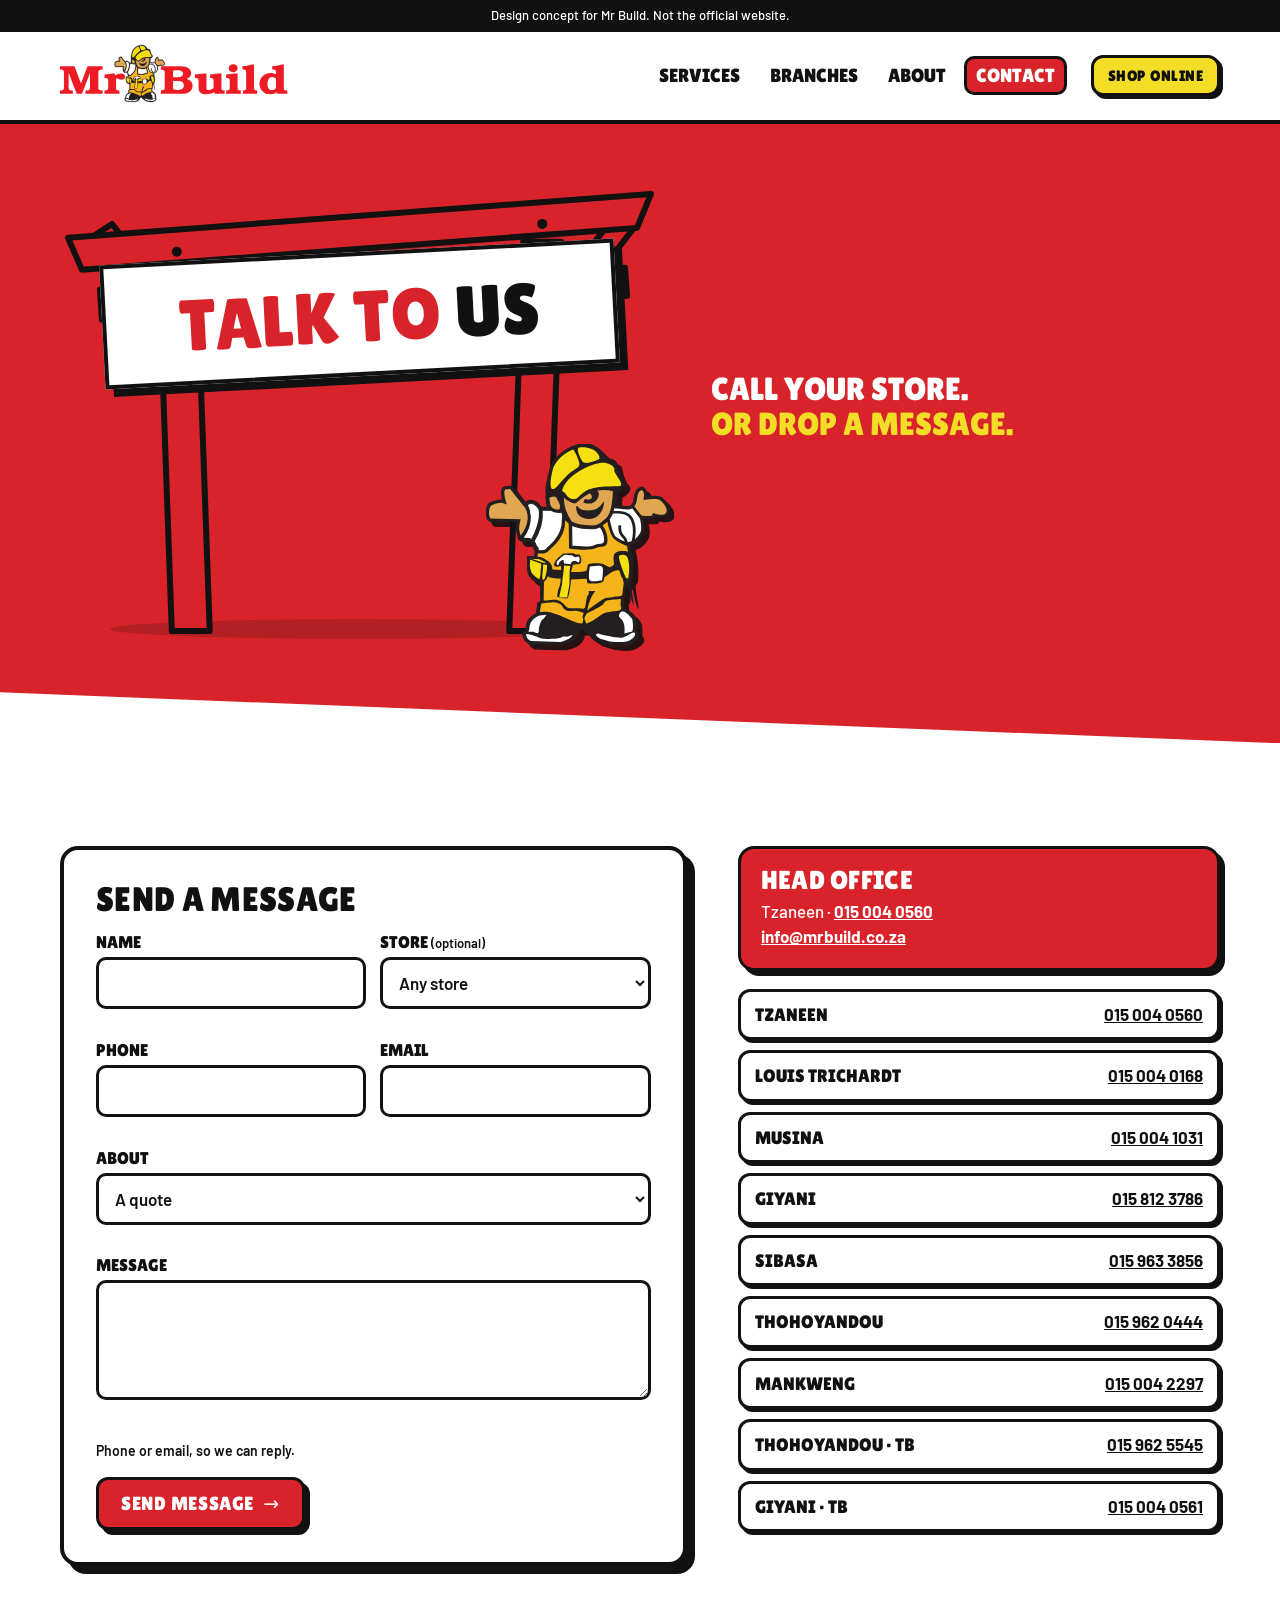
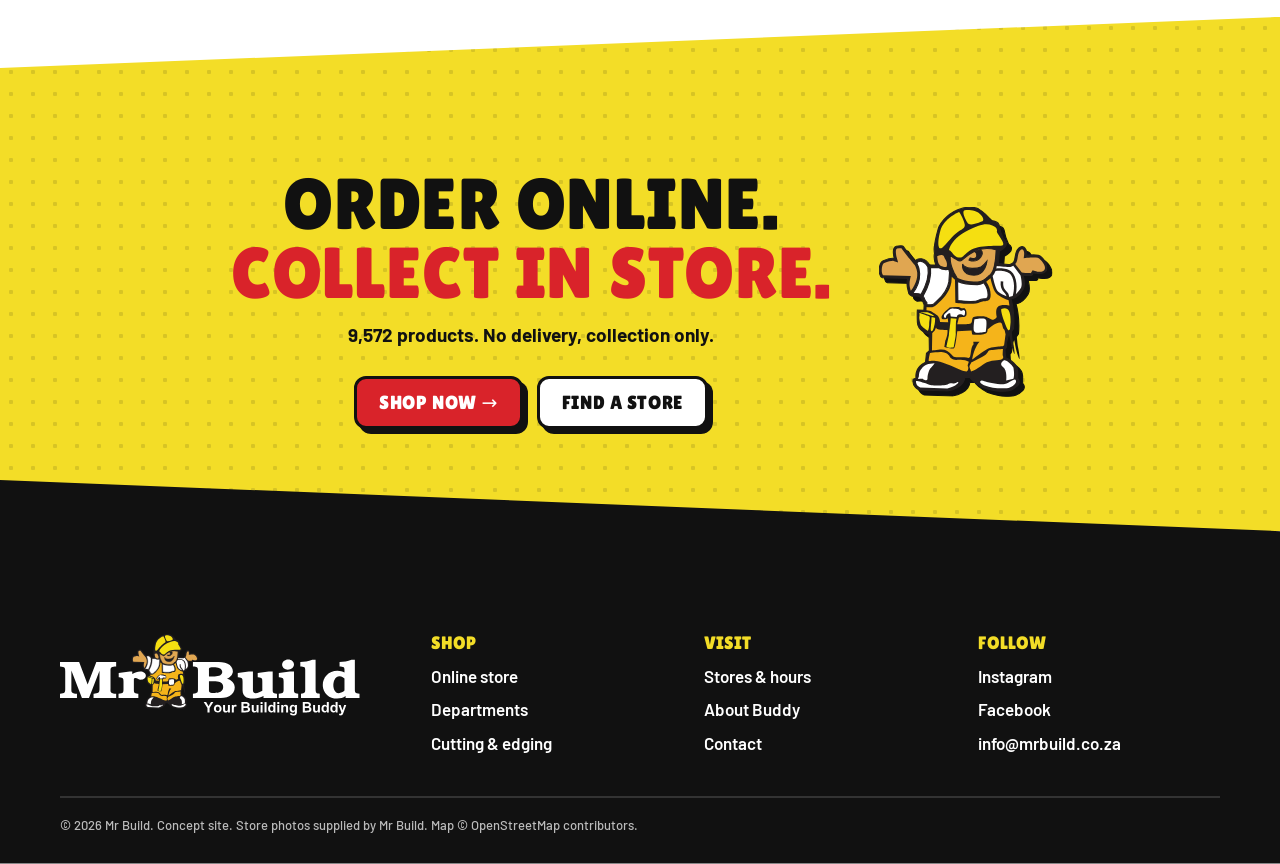
<file: contact.html>
<!doctype html>
<html lang="en-ZA">
<head>
<meta charset="utf-8">
<meta name="viewport" content="width=device-width, initial-scale=1, viewport-fit=cover">
<title>Contact | Mr Build Limpopo</title>
<meta name="description" content="Call your nearest Mr Build store, email info@mrbuild.co.za or send a message. Head office in Tzaneen.">
<meta name="theme-color" content="#D9232A">
<link rel="canonical" href="https://vedalkendev.github.io/mrbuild-landing/contact.html">
<link rel="icon" href="img/buddy.svg" type="image/svg+xml">
<meta property="og:type" content="website">
<meta property="og:locale" content="en_ZA">
<meta property="og:site_name" content="Mr Build">
<meta property="og:title" content="Contact | Mr Build Limpopo">
<meta property="og:description" content="Call your nearest Mr Build store, email info@mrbuild.co.za or send a message. Head office in Tzaneen.">
<meta property="og:url" content="https://vedalkendev.github.io/mrbuild-landing/contact.html">
<meta property="og:image" content="https://vedalkendev.github.io/mrbuild-landing/img/store-pylon.jpg">
<meta property="og:image:alt" content="A Mr Build store and its pylon sign">
<meta name="twitter:card" content="summary_large_image">
<script type="application/ld+json">
{
  "@context": "https://schema.org",
  "@graph": [
    {
      "@type": "Organization",
      "@id": "https://vedalkendev.github.io/mrbuild-landing/#org",
      "name": "Mr Build",
      "alternateName": "Your Building Buddy",
      "url": "https://vedalkendev.github.io/mrbuild-landing/",
      "logo": "https://vedalkendev.github.io/mrbuild-landing/img/logo-red.svg",
      "email": "info@mrbuild.co.za",
      "telephone": "+27150040560",
      "sameAs": [
        "https://mrbuild-online.co.za",
        "https://www.instagram.com/mrbuild_sa/",
        "https://www.facebook.com/people/Mr-Build/61551736583171/"
      ],
      "contactPoint": [
        {
          "@type": "ContactPoint",
          "contactType": "customer service",
          "telephone": "+27150040560",
          "email": "info@mrbuild.co.za",
          "areaServed": "ZA",
          "availableLanguage": [
            "en"
          ]
        }
      ]
    },
    {
      "@type": "ContactPage",
      "name": "Contact Mr Build",
      "url": "https://vedalkendev.github.io/mrbuild-landing/contact.html"
    }
  ]
}
</script>
<link rel="preconnect" href="https://fonts.googleapis.com">
<link rel="preconnect" href="https://fonts.gstatic.com" crossorigin>
<link rel="stylesheet" href="https://fonts.googleapis.com/css2?family=Lilita+One&family=Barlow:wght@500;600;700&display=swap">
<link rel="stylesheet" href="css/site.css">
<script src="js/site.js" defer></script>
</head>
<body>
<div class="concept">Design concept for Mr Build. Not the official website.</div>
<header class="nav" id="top">
  <div class="wrap">
    <a class="logo" href="index.html" aria-label="Mr Build home"><img src="img/logo-red.svg" alt="Mr Build" width="257" height="72"></a>
    <ul class="nav-links">
      <li><a href="services.html">Services</a></li>
      <li><a href="branches.html">Branches</a></li>
      <li><a href="about.html">About</a></li>
      <li><a href="contact.html" aria-current="page">Contact</a></li>
    </ul>
    <a class="btn btn-y btn-sm btn-shop" href="https://mrbuild-online.co.za" target="_blank" rel="noopener">Shop online</a>
    <button class="menu-btn" id="menu-btn" aria-label="Menu" aria-expanded="false" aria-controls="drawer"><span></span><span></span><span></span></button>
  </div>
  <nav class="drawer" id="drawer" aria-label="Mobile">
    <a href="index.html">Home</a>
    <a href="services.html">Services</a>
    <a href="branches.html">Branches</a>
    <a href="about.html">About</a>
    <a href="contact.html" aria-current="page">Contact</a>
    <a class="shop" href="https://mrbuild-online.co.za" target="_blank" rel="noopener">Shop online →</a>
  </nav>
</header>
<main>
<section class="phero dots" aria-label="Page header">
  <div class="wrap">
    <div class="post">
      <img class="frame" src="img/frame.svg" alt="" aria-hidden="true">
      <div class="board"><h1>Talk to <span class="k">us</span></h1></div>
      
      <img class="buddy" src="img/buddy.svg" alt="Buddy, the Mr Build mascot" width="92" height="100">
    </div>
    <div class="side"><p class="lede">Call your store.<br><span class="y">Or drop a message.</span></p></div>
  </div>
</section>
<section class="contact sec slant-r" aria-label="Contact form and numbers" style="background:var(--white)">
  <div class="wrap">
    <div class="form-wrap rv">
      <form class="form" id="contact-form" action="https://formspree.io/f/REPLACE_ME" method="post" novalidate data-concept="true">
        <h2>Send a message</h2>
        <div class="row2">
          <div class="field"><label for="f-name">Name</label><input id="f-name" name="name" autocomplete="name" required><p class="err" aria-live="polite"></p></div>
          <div class="field"><label for="f-branch">Store <span class="opt">(optional)</span></label><select id="f-branch" name="branch"><option value="">Any store</option><option value="Mr Build Tzaneen">Tzaneen</option><option value="Mr Build Louis Trichardt">Louis Trichardt</option><option value="Mr Build Musina">Musina</option><option value="Mr Build Giyani">Giyani</option><option value="Mr Build Sibasa">Sibasa</option><option value="Mr Build Thohoyandou">Thohoyandou</option><option value="Mr Build Mankweng">Mankweng</option><option value="The Builder Thohoyandou">Thohoyandou (The Builder)</option><option value="The Builder Giyani">Giyani (The Builder)</option></select><p class="err"></p></div>
        </div>
        <div class="row2">
          <div class="field"><label for="f-phone">Phone</label><input id="f-phone" name="phone" type="tel" inputmode="tel" autocomplete="tel"><p class="err" aria-live="polite"></p></div>
          <div class="field"><label for="f-email">Email</label><input id="f-email" name="email" type="email" autocomplete="email"><p class="err" aria-live="polite"></p></div>
        </div>
        <div class="field"><label for="f-topic">About</label><select id="f-topic" name="topic"><option>A quote</option><option>Cutting &amp; edging</option><option>Wrapped doors</option><option>An online order</option><option>Something else</option></select><p class="err"></p></div>
        <div class="field"><label for="f-msg">Message</label><textarea id="f-msg" name="message" required></textarea><p class="err" aria-live="polite"></p></div>
        <p class="hint">Phone or email, so we can reply.</p>
        <button class="btn btn-r" type="submit">Send message <span aria-hidden="true">→</span></button>
      </form>
      <div class="sent" role="status"><img src="img/buddy.svg" alt="" width="92" height="100"><h2>Got it!</h2><p>Buddy will get back to you soon.</p></div>
    </div>
    <div class="rv">
      <div class="hq"><h3>Head office</h3><p>Tzaneen · <a href="tel:+27150040560">015 004 0560</a><br><a href="mailto:info@mrbuild.co.za">info@mrbuild.co.za</a></p></div>
      <ul class="phones"><li><span>Tzaneen</span><a href="tel:+27150040560">015 004 0560</a></li><li><span>Louis Trichardt</span><a href="tel:+27150040168">015 004 0168</a></li><li><span>Musina</span><a href="tel:+27150041031">015 004 1031</a></li><li><span>Giyani</span><a href="tel:+27158123786">015 812 3786</a></li><li><span>Sibasa</span><a href="tel:+27159633856">015 963 3856</a></li><li><span>Thohoyandou</span><a href="tel:+27159620444">015 962 0444</a></li><li><span>Mankweng</span><a href="tel:+27150042297">015 004 2297</a></li><li><span>Thohoyandou · TB</span><a href="tel:+27159625545">015 962 5545</a></li><li><span>Giyani · TB</span><a href="tel:+27150040561">015 004 0561</a></li></ul>
    </div>
  </div>
</section>
</main>
<section class="cta sec bg-y dots-k slant" aria-labelledby="cta-h">
  <div class="wrap">
    <div class="row">
      <div>
        <h2 id="cta-h">Order online.<br><span class="r">Collect in store.</span></h2>
        <p>9,572 products. No delivery, collection only.</p>
        <div class="ctas"><a class="btn btn-r" href="https://mrbuild-online.co.za" target="_blank" rel="noopener">Shop now →</a><a class="btn" href="branches.html">Find a store</a></div>
      </div>
      <img src="img/buddy.svg" alt="" width="92" height="100" loading="lazy">
    </div>
  </div>
</section>
<footer class="foot sec slant-r">
  <div class="wrap">
    <div class="grid">
      <div><a href="index.html" aria-label="Mr Build home"><img class="flogo" src="img/logo-white.svg" alt="Mr Build, Your Building Buddy" width="284" height="78" loading="lazy"></a></div>
      <div><p class="label">Shop</p><ul><li><a href="https://mrbuild-online.co.za" target="_blank" rel="noopener">Online store</a></li><li><a href="services.html">Departments</a></li><li><a href="services.html#cutting">Cutting &amp; edging</a></li></ul></div>
      <div><p class="label">Visit</p><ul><li><a href="branches.html">Stores &amp; hours</a></li><li><a href="about.html">About Buddy</a></li><li><a href="contact.html">Contact</a></li></ul></div>
      <div><p class="label">Follow</p><ul><li><a href="https://www.instagram.com/mrbuild_sa/" target="_blank" rel="noopener">Instagram</a></li><li><a href="https://www.facebook.com/people/Mr-Build/61551736583171/" target="_blank" rel="noopener">Facebook</a></li><li><a href="mailto:info@mrbuild.co.za">info@mrbuild.co.za</a></li></ul></div>
    </div>
    <p class="legal">© 2026 Mr Build. Concept site. Store photos supplied by Mr Build. Map © OpenStreetMap contributors.</p>
  </div>
</footer>
</body>
</html>
</file>
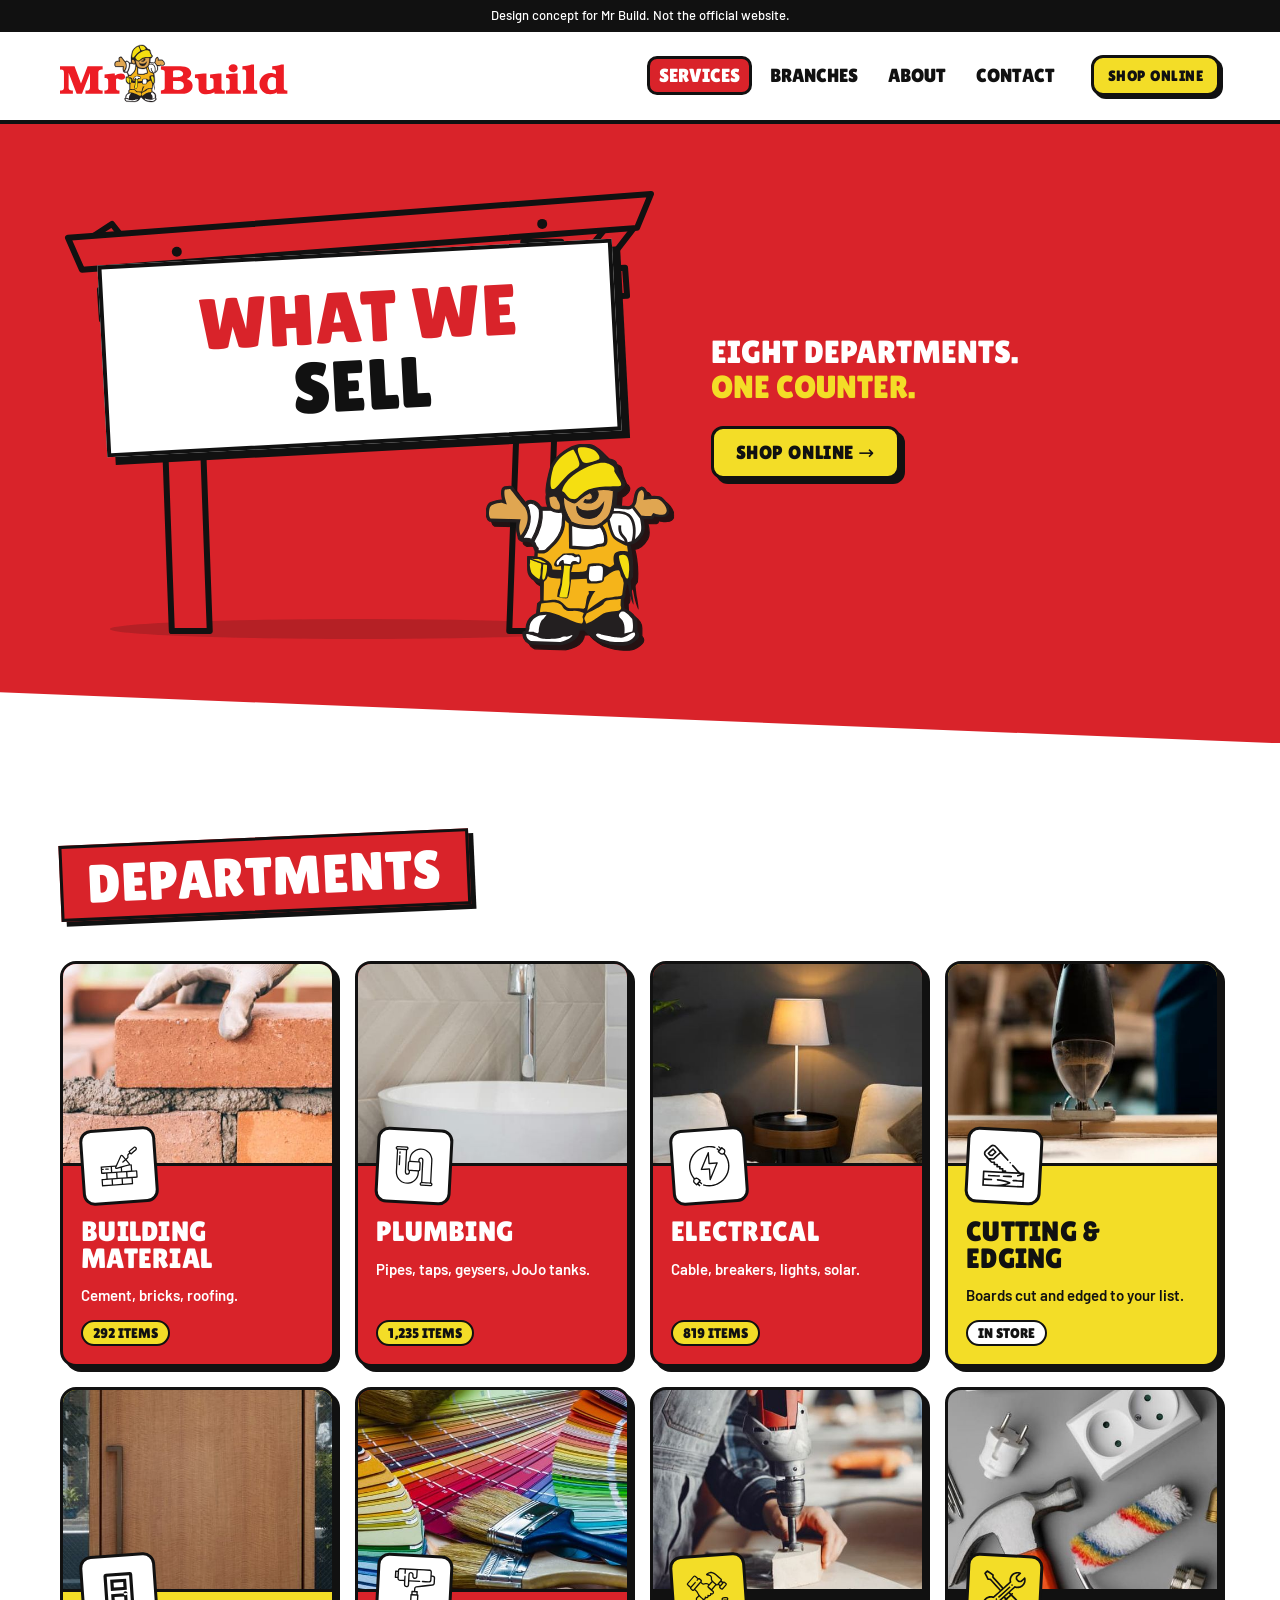
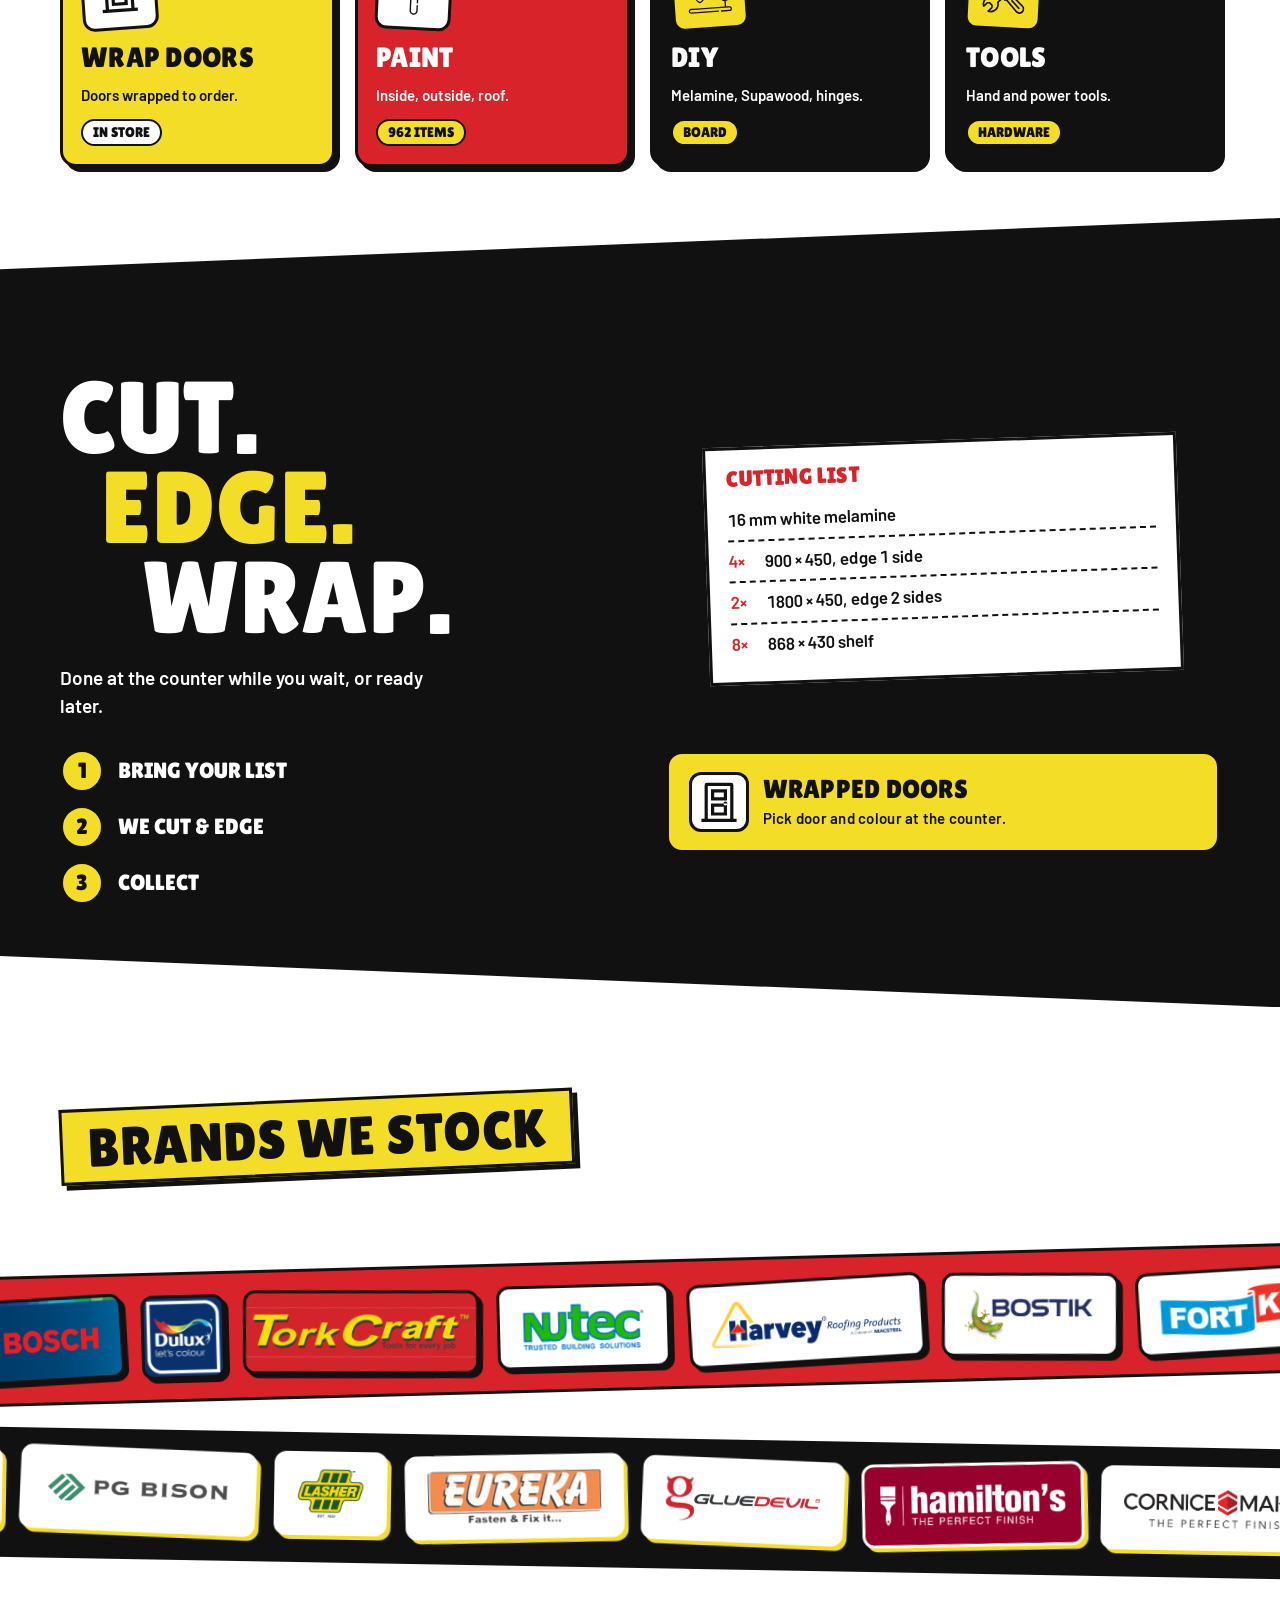
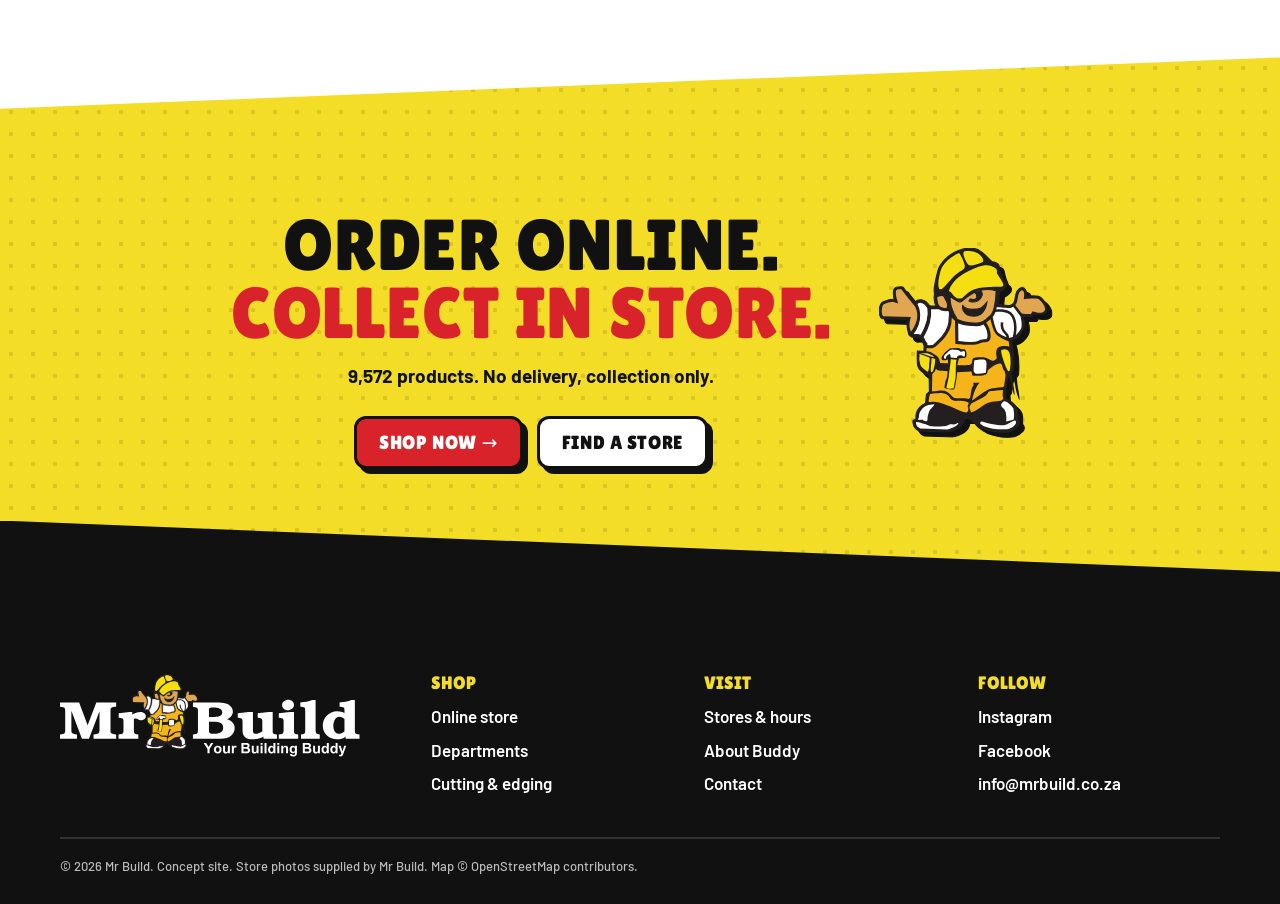
<file: services.html>
<!doctype html>
<html lang="en-ZA">
<head>
<meta charset="utf-8">
<meta name="viewport" content="width=device-width, initial-scale=1, viewport-fit=cover">
<title>Departments and services | Mr Build Limpopo</title>
<meta name="description" content="Building material, plumbing, electrical, paint, DIY and tools, plus board cutting, edging and door wrapping at Mr Build in Limpopo.">
<meta name="theme-color" content="#D9232A">
<link rel="canonical" href="https://vedalkendev.github.io/mrbuild-landing/services.html">
<link rel="icon" href="img/buddy.svg" type="image/svg+xml">
<meta property="og:type" content="website">
<meta property="og:locale" content="en_ZA">
<meta property="og:site_name" content="Mr Build">
<meta property="og:title" content="Departments and services | Mr Build Limpopo">
<meta property="og:description" content="Building material, plumbing, electrical, paint, DIY and tools, plus board cutting, edging and door wrapping at Mr Build in Limpopo.">
<meta property="og:url" content="https://vedalkendev.github.io/mrbuild-landing/services.html">
<meta property="og:image" content="https://vedalkendev.github.io/mrbuild-landing/img/store-pylon.jpg">
<meta property="og:image:alt" content="A Mr Build store and its pylon sign">
<meta name="twitter:card" content="summary_large_image">
<script type="application/ld+json">
{
  "@context": "https://schema.org",
  "@graph": [
    {
      "@type": "Organization",
      "@id": "https://vedalkendev.github.io/mrbuild-landing/#org",
      "name": "Mr Build",
      "alternateName": "Your Building Buddy",
      "url": "https://vedalkendev.github.io/mrbuild-landing/",
      "logo": "https://vedalkendev.github.io/mrbuild-landing/img/logo-red.svg",
      "email": "info@mrbuild.co.za",
      "telephone": "+27150040560",
      "sameAs": [
        "https://mrbuild-online.co.za",
        "https://www.instagram.com/mrbuild_sa/",
        "https://www.facebook.com/people/Mr-Build/61551736583171/"
      ]
    },
    {
      "@type": "WebPage",
      "name": "Services | Mr Build",
      "url": "https://vedalkendev.github.io/mrbuild-landing/services.html",
      "isPartOf": {
        "@id": "https://vedalkendev.github.io/mrbuild-landing/#org"
      }
    },
    {
      "@type": "Service",
      "name": "Board cutting and edging",
      "provider": {
        "@id": "https://vedalkendev.github.io/mrbuild-landing/#org"
      },
      "areaServed": "Limpopo"
    },
    {
      "@type": "Service",
      "name": "Door wrapping",
      "provider": {
        "@id": "https://vedalkendev.github.io/mrbuild-landing/#org"
      },
      "areaServed": "Limpopo"
    }
  ]
}
</script>
<link rel="preconnect" href="https://fonts.googleapis.com">
<link rel="preconnect" href="https://fonts.gstatic.com" crossorigin>
<link rel="stylesheet" href="https://fonts.googleapis.com/css2?family=Lilita+One&family=Barlow:wght@500;600;700&display=swap">
<link rel="stylesheet" href="css/site.css">
<script src="js/site.js" defer></script>
</head>
<body>
<div class="concept">Design concept for Mr Build. Not the official website.</div>
<header class="nav" id="top">
  <div class="wrap">
    <a class="logo" href="index.html" aria-label="Mr Build home"><img src="img/logo-red.svg" alt="Mr Build" width="257" height="72"></a>
    <ul class="nav-links">
      <li><a href="services.html" aria-current="page">Services</a></li>
      <li><a href="branches.html">Branches</a></li>
      <li><a href="about.html">About</a></li>
      <li><a href="contact.html">Contact</a></li>
    </ul>
    <a class="btn btn-y btn-sm btn-shop" href="https://mrbuild-online.co.za" target="_blank" rel="noopener">Shop online</a>
    <button class="menu-btn" id="menu-btn" aria-label="Menu" aria-expanded="false" aria-controls="drawer"><span></span><span></span><span></span></button>
  </div>
  <nav class="drawer" id="drawer" aria-label="Mobile">
    <a href="index.html">Home</a>
    <a href="services.html" aria-current="page">Services</a>
    <a href="branches.html">Branches</a>
    <a href="about.html">About</a>
    <a href="contact.html">Contact</a>
    <a class="shop" href="https://mrbuild-online.co.za" target="_blank" rel="noopener">Shop online →</a>
  </nav>
</header>
<main>
<section class="phero dots" aria-label="Page header">
  <div class="wrap">
    <div class="post">
      <img class="frame" src="img/frame.svg" alt="" aria-hidden="true">
      <div class="board"><h1>What we <span class="k">sell</span></h1></div>
      
      <img class="buddy" src="img/buddy.svg" alt="Buddy, the Mr Build mascot" width="92" height="100">
    </div>
    <div class="side"><p class="lede">Eight departments.<br><span class="y">One counter.</span></p><a class="btn btn-y" href="https://mrbuild-online.co.za" target="_blank" rel="noopener">Shop online →</a></div>
  </div>
</section>
<section class="sec slant-r" aria-labelledby="d-h" style="background:var(--white)">
  <div class="wrap">
    <div class="shead rv"><h2 class="beam" id="d-h">Departments</h2></div>
    <ul class="pylon">
      <li class="rv "><a href="https://mrbuild-online.co.za/?product_cat=building-supplies" target="_blank" rel="noopener"><span class="ph"><img src="img/dept/building.jpg" alt="" loading="lazy" width="480" height="360"></span><span class="ibox"><span class="ic" style="-webkit-mask-image:url(img/icons/building.svg);mask-image:url(img/icons/building.svg)" aria-hidden="true"></span></span><h3>Building material</h3><p>Cement, bricks, roofing.</p><span class="cnt">292 items</span></a></li>
      <li class="rv "><a href="https://mrbuild-online.co.za/?product_cat=plumbing" target="_blank" rel="noopener"><span class="ph"><img src="img/dept/plumbing.jpg" alt="" loading="lazy" width="480" height="360"></span><span class="ibox"><span class="ic" style="-webkit-mask-image:url(img/icons/plumbing.svg);mask-image:url(img/icons/plumbing.svg)" aria-hidden="true"></span></span><h3>Plumbing</h3><p>Pipes, taps, geysers, JoJo tanks.</p><span class="cnt">1,235 items</span></a></li>
      <li class="rv "><a href="https://mrbuild-online.co.za/?product_cat=electrical-supplies" target="_blank" rel="noopener"><span class="ph"><img src="img/dept/electrical.jpg" alt="" loading="lazy" width="480" height="360"></span><span class="ibox"><span class="ic" style="-webkit-mask-image:url(img/icons/electrical.svg);mask-image:url(img/icons/electrical.svg)" aria-hidden="true"></span></span><h3>Electrical</h3><p>Cable, breakers, lights, solar.</p><span class="cnt">819 items</span></a></li>
      <li class="rv y"><a href="services.html#cutting"><span class="ph"><img src="img/dept/cutting.jpg" alt="" loading="lazy" width="480" height="360"></span><span class="ibox"><span class="ic" style="-webkit-mask-image:url(img/icons/cutting.svg);mask-image:url(img/icons/cutting.svg)" aria-hidden="true"></span></span><h3>Cutting &amp; edging</h3><p>Boards cut and edged to your list.</p><span class="cnt">In store</span></a></li>
      <li class="rv y"><a href="services.html#doors"><span class="ph"><img src="img/dept/doors.jpg" alt="" loading="lazy" width="480" height="360"></span><span class="ibox"><span class="ic" style="-webkit-mask-image:url(img/icons/doors.svg);mask-image:url(img/icons/doors.svg)" aria-hidden="true"></span></span><h3>Wrap doors</h3><p>Doors wrapped to order.</p><span class="cnt">In store</span></a></li>
      <li class="rv "><a href="https://mrbuild-online.co.za/?product_cat=paint-supplies" target="_blank" rel="noopener"><span class="ph"><img src="img/dept/paint.jpg" alt="" loading="lazy" width="480" height="360"></span><span class="ibox"><span class="ic" style="-webkit-mask-image:url(img/icons/paint.svg);mask-image:url(img/icons/paint.svg)" aria-hidden="true"></span></span><h3>Paint</h3><p>Inside, outside, roof.</p><span class="cnt">962 items</span></a></li>
      <li class="rv k"><a href="https://mrbuild-online.co.za/?product_cat=wood-board-suplies" target="_blank" rel="noopener"><span class="ph"><img src="img/dept/diy.jpg" alt="" loading="lazy" width="480" height="360"></span><span class="ibox"><span class="ic" style="-webkit-mask-image:url(img/icons/diy.svg);mask-image:url(img/icons/diy.svg)" aria-hidden="true"></span></span><h3>DIY</h3><p>Melamine, Supawood, hinges.</p><span class="cnt">Board</span></a></li>
      <li class="rv k"><a href="https://mrbuild-online.co.za/?product_cat=domestic-hardware" target="_blank" rel="noopener"><span class="ph"><img src="img/dept/tools.jpg" alt="" loading="lazy" width="480" height="360"></span><span class="ibox"><span class="ic" style="-webkit-mask-image:url(img/icons/tools.svg);mask-image:url(img/icons/tools.svg)" aria-hidden="true"></span></span><h3>Tools</h3><p>Hand and power tools.</p><span class="cnt">Hardware</span></a></li>
    </ul>
  </div>
</section>

<section class="counter sec bg-k slant" id="cutting" aria-labelledby="c-h">
  <div class="wrap">
    <div class="rv">
      <h2 class="big" id="c-h"><span>Cut.</span><span>Edge.</span><span>Wrap.</span></h2>
      <p class="lede" style="margin-bottom:28px">Done at the counter while you wait, or ready later.</p>
      <ol class="steps3">
        <li><b>1</b>Bring your list</li>
        <li><b>2</b>We cut &amp; edge</li>
        <li><b>3</b>Collect</li>
      </ol>
    </div>
    <div class="rv" style="display:grid;gap:28px">
      <figure class="slip" aria-label="Example cutting list">
        <h3>Cutting list</h3>
        <ol class="num">
          <li><span>16 mm white melamine</span></li>
          <li><span class="q">4×</span><span>900 × 450, edge 1 side</span></li>
          <li><span class="q">2×</span><span>1800 × 450, edge 2 sides</span></li>
          <li><span class="q">8×</span><span>868 × 430 shelf</span></li>
        </ol>
      </figure>
      <div class="note" id="doors" style="color:var(--black)">
        <div style="display:flex;gap:14px;align-items:center"><span class="ibox" style="width:60px;height:60px;background:#fff;border:var(--ln);border-radius:12px;display:grid;place-items:center"><span class="ic" style="-webkit-mask-image:url(img/icons/doors.svg);mask-image:url(img/icons/doors.svg)" aria-hidden="true"></span></span><h3>Wrapped doors<br><small style="font:600 15px var(--body);text-transform:none">Pick door and colour at the counter.</small></h3></div>
      </div>
    </div>
  </div>
</section>

<section class="sec slant-r" aria-labelledby="b-h" style="background:var(--white)">
  <div class="wrap">
    <div class="shead rv"><h2 class="beam y" id="b-h">Brands we stock</h2></div>
    <div class="ticker"><div class="band"><ul class="track"><li><span class="stk badge" style="--bg:#003B6A"><img src="img/brands/bosch.png" alt="Bosch" loading="lazy"></span></li><li><span class="stk badge" style="--bg:#09316E"><img src="img/brands/dulux.png" alt="Dulux" loading="lazy"></span></li><li><span class="stk badge" style="--bg:#D2242A"><img src="img/brands/tork_craft.png" alt="Tork Craft" loading="lazy"></span></li><li><span class="stk"><img src="img/brands/nutec.png" alt="Nutec" loading="lazy"></span></li><li><span class="stk"><img src="img/brands/harvey.png" alt="Harvey Roofing" loading="lazy"></span></li><li><span class="stk"><img src="img/brands/bostik.png" alt="Bostik" loading="lazy"></span></li><li><span class="stk"><img src="img/brands/fortknox.png" alt="Fort Knox" loading="lazy"></span></li><li><span class="stk badge" style="--bg:#000"><img src="img/brands/academy.png" alt="Academy Brushware" loading="lazy"></span></li><li><span class="stk"><img src="img/brands/sunridge.png" alt="Sunridge" loading="lazy"></span></li><li><span class="stk"><img src="img/brands/xpanda.png" alt="Xpanda" loading="lazy"></span></li><li><span class="stk"><img src="img/brands/ruwag.png" alt="Ruwag" loading="lazy"></span></li><li><span class="stk"><img src="img/brands/national_edging.png" alt="National Edging" loading="lazy"></span></li><li aria-hidden="true"><span class="stk badge" style="--bg:#003B6A"><img src="img/brands/bosch.png" alt="" loading="lazy"></span></li><li aria-hidden="true"><span class="stk badge" style="--bg:#09316E"><img src="img/brands/dulux.png" alt="" loading="lazy"></span></li><li aria-hidden="true"><span class="stk badge" style="--bg:#D2242A"><img src="img/brands/tork_craft.png" alt="" loading="lazy"></span></li><li aria-hidden="true"><span class="stk"><img src="img/brands/nutec.png" alt="" loading="lazy"></span></li><li aria-hidden="true"><span class="stk"><img src="img/brands/harvey.png" alt="" loading="lazy"></span></li><li aria-hidden="true"><span class="stk"><img src="img/brands/bostik.png" alt="" loading="lazy"></span></li><li aria-hidden="true"><span class="stk"><img src="img/brands/fortknox.png" alt="" loading="lazy"></span></li><li aria-hidden="true"><span class="stk badge" style="--bg:#000"><img src="img/brands/academy.png" alt="" loading="lazy"></span></li><li aria-hidden="true"><span class="stk"><img src="img/brands/sunridge.png" alt="" loading="lazy"></span></li><li aria-hidden="true"><span class="stk"><img src="img/brands/xpanda.png" alt="" loading="lazy"></span></li><li aria-hidden="true"><span class="stk"><img src="img/brands/ruwag.png" alt="" loading="lazy"></span></li><li aria-hidden="true"><span class="stk"><img src="img/brands/national_edging.png" alt="" loading="lazy"></span></li></ul></div><div class="band k rev"><ul class="track"><li><span class="stk badge" style="--bg:#EE2A40"><img src="img/brands/makita.png" alt="Makita" loading="lazy"></span></li><li><span class="stk"><img src="img/brands/jojo.png" alt="JoJo" loading="lazy"></span></li><li><span class="stk"><img src="img/brands/pg_bison.png" alt="PG Bison" loading="lazy"></span></li><li><span class="stk"><img src="img/brands/lasher.png" alt="Lasher" loading="lazy"></span></li><li><span class="stk"><img src="img/brands/eureka.png" alt="Eureka" loading="lazy"></span></li><li><span class="stk"><img src="img/brands/glue_devil.png" alt="Glue Devil" loading="lazy"></span></li><li><span class="stk badge" style="--bg:#98012E"><img src="img/brands/hamiltons.png" alt="Hamilton's" loading="lazy"></span></li><li><span class="stk"><img src="img/brands/cornice_maker.png" alt="Cornice Maker" loading="lazy"></span></li><li><span class="stk"><img src="img/brands/waco.png" alt="Waco" loading="lazy"></span></li><li><span class="stk badge" style="--bg:#070809"><img src="img/brands/matus.png" alt="Matus" loading="lazy"></span></li><li><span class="stk"><img src="img/brands/pbes.png" alt="PBES" loading="lazy"></span></li><li aria-hidden="true"><span class="stk badge" style="--bg:#EE2A40"><img src="img/brands/makita.png" alt="" loading="lazy"></span></li><li aria-hidden="true"><span class="stk"><img src="img/brands/jojo.png" alt="" loading="lazy"></span></li><li aria-hidden="true"><span class="stk"><img src="img/brands/pg_bison.png" alt="" loading="lazy"></span></li><li aria-hidden="true"><span class="stk"><img src="img/brands/lasher.png" alt="" loading="lazy"></span></li><li aria-hidden="true"><span class="stk"><img src="img/brands/eureka.png" alt="" loading="lazy"></span></li><li aria-hidden="true"><span class="stk"><img src="img/brands/glue_devil.png" alt="" loading="lazy"></span></li><li aria-hidden="true"><span class="stk badge" style="--bg:#98012E"><img src="img/brands/hamiltons.png" alt="" loading="lazy"></span></li><li aria-hidden="true"><span class="stk"><img src="img/brands/cornice_maker.png" alt="" loading="lazy"></span></li><li aria-hidden="true"><span class="stk"><img src="img/brands/waco.png" alt="" loading="lazy"></span></li><li aria-hidden="true"><span class="stk badge" style="--bg:#070809"><img src="img/brands/matus.png" alt="" loading="lazy"></span></li><li aria-hidden="true"><span class="stk"><img src="img/brands/pbes.png" alt="" loading="lazy"></span></li></ul></div></div>
  </div>
</section>
</main>
<section class="cta sec bg-y dots-k slant" aria-labelledby="cta-h">
  <div class="wrap">
    <div class="row">
      <div>
        <h2 id="cta-h">Order online.<br><span class="r">Collect in store.</span></h2>
        <p>9,572 products. No delivery, collection only.</p>
        <div class="ctas"><a class="btn btn-r" href="https://mrbuild-online.co.za" target="_blank" rel="noopener">Shop now →</a><a class="btn" href="branches.html">Find a store</a></div>
      </div>
      <img src="img/buddy.svg" alt="" width="92" height="100" loading="lazy">
    </div>
  </div>
</section>
<footer class="foot sec slant-r">
  <div class="wrap">
    <div class="grid">
      <div><a href="index.html" aria-label="Mr Build home"><img class="flogo" src="img/logo-white.svg" alt="Mr Build, Your Building Buddy" width="284" height="78" loading="lazy"></a></div>
      <div><p class="label">Shop</p><ul><li><a href="https://mrbuild-online.co.za" target="_blank" rel="noopener">Online store</a></li><li><a href="services.html">Departments</a></li><li><a href="services.html#cutting">Cutting &amp; edging</a></li></ul></div>
      <div><p class="label">Visit</p><ul><li><a href="branches.html">Stores &amp; hours</a></li><li><a href="about.html">About Buddy</a></li><li><a href="contact.html">Contact</a></li></ul></div>
      <div><p class="label">Follow</p><ul><li><a href="https://www.instagram.com/mrbuild_sa/" target="_blank" rel="noopener">Instagram</a></li><li><a href="https://www.facebook.com/people/Mr-Build/61551736583171/" target="_blank" rel="noopener">Facebook</a></li><li><a href="mailto:info@mrbuild.co.za">info@mrbuild.co.za</a></li></ul></div>
    </div>
    <p class="legal">© 2026 Mr Build. Concept site. Store photos supplied by Mr Build. Map © OpenStreetMap contributors.</p>
  </div>
</footer>
</body>
</html>
</file>
<file: css/site.css>
/* Mr Build concept. Cartoon system: red, yellow, white, black. Thick outlines, hard shadows, slanted beams. */
:root{
  --red:#D9232A; --yellow:#F3DD27; --black:#111; --white:#fff;
  --ln:3px solid var(--black);
  --sh:5px 5px 0 var(--black);
  --sh-lg:8px 8px 0 var(--black);
  --cut:clamp(22px,4vw,64px);
  --ease-out:cubic-bezier(.23,1,.32,1);
  --ease-in-out:cubic-bezier(.77,0,.175,1);
  --ease-drawer:cubic-bezier(.32,.72,0,1);
  --display:"Lilita One","Arial Black",system-ui,sans-serif;
  --body:"Barlow",system-ui,-apple-system,"Segoe UI",sans-serif;
  --wrap:1200px;
}
@view-transition{navigation:auto}
*,*::before,*::after{box-sizing:border-box}
html{-webkit-text-size-adjust:100%;scroll-behavior:smooth;scroll-padding-top:96px}
body{margin:0;background:var(--white);color:var(--black);font:500 17px/1.5 var(--body);overflow-x:hidden}
img,svg{display:block;max-width:100%;height:auto}
a{color:inherit}
h1,h2,h3,h4{font-family:var(--display);font-weight:400;line-height:1;margin:0;letter-spacing:.01em}
p{margin:0}
.wrap{max-width:var(--wrap);margin:0 auto;padding:0 20px}
.sr{position:absolute;width:1px;height:1px;overflow:hidden;clip:rect(0 0 0 0);white-space:nowrap}
.num{font-variant-numeric:tabular-nums}
:focus-visible{outline:3px solid var(--red);outline-offset:3px}

/* ---------- concept strip ---------- */
.concept{background:var(--black);color:var(--white);font-size:13px;text-align:center;padding:6px 0}

/* ---------- buttons ---------- */
.btn{display:inline-flex;align-items:center;gap:.5em;font:400 19px/1 var(--display);text-transform:uppercase;letter-spacing:.03em;
  text-decoration:none;padding:14px 22px;border:var(--ln);border-radius:12px;box-shadow:var(--sh);background:var(--white);color:var(--black);
  cursor:pointer;transition:transform 160ms var(--ease-out),box-shadow 160ms var(--ease-out)}
.btn:active{transform:translate(3px,3px) scale(.97);box-shadow:2px 2px 0 var(--black)}
.btn-y{background:var(--yellow)}
.btn-r{background:var(--red);color:var(--white)}
.btn-k{background:var(--black);color:var(--white);box-shadow:5px 5px 0 var(--red)}
.btn-sm{font-size:15px;padding:10px 14px;box-shadow:3px 3px 0 var(--black)}
@media (hover:hover) and (pointer:fine){
  .btn:hover{transform:translate(-2px,-2px);box-shadow:7px 7px 0 var(--black)}
  .btn-k:hover{box-shadow:7px 7px 0 var(--red)}
  .btn:active{transform:translate(3px,3px) scale(.97);box-shadow:2px 2px 0 var(--black)}
}

/* ---------- nav ---------- */
.nav{position:sticky;top:0;z-index:50;background:var(--white);border-bottom:4px solid var(--black);transition:box-shadow 200ms var(--ease-out)}
.nav.scrolled{box-shadow:0 5px 0 var(--red)}
.nav .wrap{display:flex;align-items:center;gap:24px;height:88px}
.logo img{height:64px;width:auto}
.nav-links{display:flex;gap:6px;list-style:none;margin:0 0 0 auto;padding:0}
.nav-links a{font:400 19px/1 var(--display);text-transform:uppercase;text-decoration:none;padding:10px 12px;border-radius:10px;display:block;transition:background-color 160ms var(--ease-out),color 160ms var(--ease-out)}
.nav-links a[aria-current=page]{background:var(--red);color:var(--white);border:var(--ln);padding:7px 9px}
@media (hover:hover) and (pointer:fine){.nav-links a:not([aria-current]):hover{background:var(--yellow)}}
.menu-btn{display:none;margin-left:auto;width:52px;height:48px;border:var(--ln);border-radius:12px;background:var(--yellow);box-shadow:3px 3px 0 var(--black);
  flex-direction:column;justify-content:center;align-items:center;gap:5px;cursor:pointer;transition:transform 140ms var(--ease-out)}
.menu-btn:active{transform:scale(.94)}
.menu-btn span{width:24px;height:3px;background:var(--black);border-radius:2px;transition:transform 220ms var(--ease-out),opacity 160ms var(--ease-out)}
.menu-btn[aria-expanded=true] span:nth-child(1){transform:translateY(8px) rotate(45deg)}
.menu-btn[aria-expanded=true] span:nth-child(2){opacity:0}
.menu-btn[aria-expanded=true] span:nth-child(3){transform:translateY(-8px) rotate(-45deg)}
.drawer{display:none}
@media (max-width:860px){
  .nav .wrap{height:72px;gap:12px}
  .logo img{height:48px}
  .nav-links,.nav .btn-shop{display:none}
  .menu-btn{display:flex}
  .drawer{display:grid;gap:10px;position:absolute;left:0;right:0;top:100%;background:var(--red);border-bottom:4px solid var(--black);padding:18px 20px 22px;
    transform:translateY(-12px);opacity:0;visibility:hidden;pointer-events:none;
    transition:transform 200ms var(--ease-out),opacity 150ms var(--ease-out),visibility 0s 200ms}
  .drawer.open{transform:none;opacity:1;visibility:visible;pointer-events:auto;transition:transform 260ms var(--ease-drawer),opacity 200ms var(--ease-out)}
  .drawer a{font:400 26px/1 var(--display);text-transform:uppercase;text-decoration:none;color:var(--white);background:var(--black);border-radius:12px;padding:16px 18px;border:3px solid var(--black)}
  .drawer a[aria-current=page]{background:var(--yellow);color:var(--black)}
  .drawer .shop{background:var(--yellow);color:var(--black)}
}

/* ---------- beams (slanted heading tags, after the store frames) ---------- */
.beam{display:inline-block;font:400 clamp(30px,5vw,54px)/1.05 var(--display);text-transform:uppercase;background:var(--red);color:var(--white);
  border:var(--ln);box-shadow:var(--sh);padding:.14em .45em .1em;transform:rotate(-2.5deg);transform-origin:left center}
.beam.y{background:var(--yellow);color:var(--black)}
.beam.w{background:var(--white);color:var(--black)}
.beam.k{background:var(--black);color:var(--white);box-shadow:5px 5px 0 var(--red)}
.shead{display:flex;flex-wrap:wrap;align-items:flex-end;justify-content:space-between;gap:16px 24px;margin-bottom:40px}
.shead .more{font:400 18px/1 var(--display);text-transform:uppercase}

/* ---------- sections + slanted edges ---------- */
.sec{padding:clamp(64px,8vw,104px) 0;position:relative}
.slant{clip-path:polygon(0 var(--cut),100% 0,100% 100%,0 100%);margin-top:calc(var(--cut) * -1);padding-top:calc(clamp(64px,8vw,104px) + var(--cut))}
.slant-r{clip-path:polygon(0 0,100% var(--cut),100% 100%,0 100%);margin-top:calc(var(--cut) * -1);padding-top:calc(clamp(64px,8vw,104px) + var(--cut))}
.bg-r{background:var(--red);color:var(--white)}
.bg-y{background:var(--yellow)}
.bg-k{background:var(--black);color:var(--white)}
.dots{background-image:radial-gradient(rgba(255,255,255,.55) 2px,transparent 2.5px);background-size:22px 22px}
.dots-k{background-image:radial-gradient(rgba(17,17,17,.12) 2px,transparent 2.5px);background-size:22px 22px}

/* ---------- signpost: logo board on red slanted posts ---------- */
.post{position:relative;container-type:inline-size;aspect-ratio:600/470;width:100%}
.post .frame{position:absolute;inset:0;width:100%;height:100%}
.post .board{position:absolute;left:7%;right:7%;top:17%;background:var(--white);border:4px solid var(--black);box-shadow:var(--sh-lg);
  transform:rotate(-3deg);padding:4.5cqw 5cqw 3.4cqw;text-align:center}
.post .board img{width:100%;height:auto}
.post .board .tag{display:block;font:400 4.6cqw/1 var(--display);text-transform:uppercase;margin-top:1.6cqw;letter-spacing:.04em}
.post .board .tag b{color:var(--red);font-weight:400}
.post .board h1{font-size:12cqw;line-height:.95;text-transform:uppercase;color:var(--red);-webkit-text-stroke:0}
.post .board h1 .k{color:var(--black)}
.post .buddy{position:absolute;right:-2%;bottom:-1%;width:31%;height:auto;transform-origin:50% 100%;filter:drop-shadow(5px 5px 0 rgba(17,17,17,.9))}
.post .bubble{position:absolute;left:4%;bottom:6%;max-width:52%}

/* speech bubble */
.bubble{background:var(--white);color:var(--black);border:var(--ln);border-radius:22px;box-shadow:var(--sh);padding:14px 18px;font:400 clamp(17px,2.2vw,22px)/1.15 var(--display);position:relative}
.bubble::after{content:"";position:absolute;right:-14px;bottom:18px;width:22px;height:22px;background:var(--white);border:var(--ln);border-left:0;border-bottom:0;transform:rotate(45deg) skew(12deg,12deg)}
.bubble.l::after{right:auto;left:-14px;transform:rotate(-135deg) skew(12deg,12deg)}
.bubble.b::after{right:auto;left:38px;bottom:-14px;transform:rotate(135deg) skew(12deg,12deg)}

/* ---------- hero (home) ---------- */
.hero{background:var(--yellow);position:relative;overflow:hidden;padding:clamp(28px,5vw,56px) 0 calc(var(--cut) + clamp(40px,5vw,72px))}
.hero .wrap{display:grid;grid-template-columns:1.15fr 1fr;gap:clamp(28px,4vw,56px);align-items:center}
.hero h2{font-size:clamp(40px,6vw,76px);line-height:.95;text-transform:uppercase}
.hero h2 .r{color:var(--red)}
.hero .lede{font-size:clamp(18px,1.8vw,21px);font-weight:600;margin:18px 0 26px;max-width:28ch}
.hero .ctas{display:flex;flex-wrap:wrap;gap:14px}
.hero .sticker{position:absolute;right:clamp(12px,3vw,40px);top:clamp(12px,3vw,32px)}
.burst{display:grid;place-items:center;text-align:center;width:clamp(104px,12vw,148px);aspect-ratio:1;background:var(--red);color:var(--white);
  clip-path:polygon(50% 0,61% 13%,77% 6%,79% 22%,95% 25%,88% 40%,100% 50%,88% 60%,95% 75%,79% 78%,77% 94%,61% 87%,50% 100%,39% 87%,23% 94%,21% 78%,5% 75%,12% 60%,0 50%,12% 40%,5% 25%,21% 22%,23% 6%,39% 13%);
  transform:rotate(10deg)}
.burst span{font:400 clamp(36px,4.6vw,56px)/.85 var(--display)}
.burst small{display:block;font:400 clamp(12px,1.3vw,15px)/1 var(--display);text-transform:uppercase;letter-spacing:.04em}
.burst.y{background:var(--yellow);color:var(--black)}

/* ---------- page hero ---------- */
.phero{background:var(--red);color:var(--white);padding:clamp(24px,4vw,48px) 0 calc(var(--cut) + clamp(36px,4vw,64px));overflow:hidden}
.phero .wrap{display:grid;grid-template-columns:minmax(0,1fr) minmax(0,.85fr);gap:clamp(24px,4vw,56px);align-items:center}
.phero .lede{font:400 clamp(22px,2.6vw,32px)/1.1 var(--display);text-transform:uppercase}
.phero .lede .y{color:var(--yellow)}
.phero .side{display:grid;gap:22px;justify-items:start}

/* ---------- stats strip ---------- */
.stats{background:var(--black);color:var(--white);padding-top:calc(var(--cut) + 36px)!important}
.stats ul{list-style:none;margin:0;padding:0;display:grid;grid-template-columns:repeat(3,1fr);gap:16px}
.stats li{display:flex;align-items:baseline;gap:12px;justify-content:center}
.stats b{font:400 clamp(40px,5vw,64px)/1 var(--display);color:var(--yellow)}
.stats span{font:400 clamp(15px,1.6vw,20px)/1.05 var(--display);text-transform:uppercase;max-width:9ch}

/* ---------- department pylon tiles ---------- */
.pylon{list-style:none;margin:0;padding:0;display:grid;grid-template-columns:repeat(4,1fr);gap:20px}
.pylon a{display:flex;flex-direction:column;gap:14px;height:100%;text-decoration:none;background:var(--red);color:var(--white);border:var(--ln);border-radius:16px;box-shadow:var(--sh);padding:18px;
  transition:transform 180ms var(--ease-out),box-shadow 180ms var(--ease-out)}
.pylon a:active{transform:scale(.97);box-shadow:2px 2px 0 var(--black)}
.pylon .ph{display:block;margin:-18px -18px 0;aspect-ratio:4/3;overflow:hidden;border-bottom:var(--ln);border-radius:13px 13px 0 0}
.pylon .ph img{width:100%;height:100%;object-fit:cover;display:block;transition:transform .5s cubic-bezier(.23,1,.32,1)}
.pylon .ph+.ibox{margin-top:-52px}
.pylon .ibox{position:relative;width:76px;height:76px;background:var(--white);border:var(--ln);border-radius:12px;display:grid;place-items:center;transform:rotate(-4deg)}
.pylon li:nth-child(even) .ibox{transform:rotate(3deg)}
.pylon h3{font-size:clamp(22px,2.3vw,28px);text-transform:uppercase;line-height:.95}
.pylon p{font-size:15px;font-weight:600;line-height:1.35}
.pylon .cnt{margin-top:auto;align-self:flex-start;background:var(--yellow);color:var(--black);border:2px solid var(--black);border-radius:999px;padding:3px 10px;font:400 14px/1.2 var(--display);text-transform:uppercase}
.pylon .y a{background:var(--yellow);color:var(--black)}
.pylon .y .cnt{background:var(--white)}
.pylon .k a{background:var(--black)}
.pylon .k .ibox{background:var(--yellow)}
@media (hover:hover) and (pointer:fine){
  .pylon a:hover{transform:translate(-3px,-3px) rotate(-1deg);box-shadow:var(--sh-lg)}
  .pylon a:hover .ph img{transform:scale(1.06)}
  .pylon a:active{transform:scale(.97);box-shadow:2px 2px 0 var(--black)}
}
.ic{display:block;width:48px;height:48px;background:var(--black);-webkit-mask:center/contain no-repeat;mask:center/contain no-repeat}

/* ---------- how it works ---------- */
.how .wrap{display:grid;grid-template-columns:minmax(0,.8fr) minmax(0,2fr);gap:clamp(24px,4vw,56px);align-items:center}
.how .buddy-big{position:relative}
.how .buddy-big img{width:100%;max-width:300px;margin:60px auto 0;filter:drop-shadow(6px 6px 0 var(--black))}
.how .buddy-big .bubble{position:absolute;top:0;left:0;right:10%}
.panels{list-style:none;margin:0;padding:0;display:grid;grid-template-columns:repeat(3,1fr);gap:20px;counter-reset:p}
.panels li{background:var(--white);color:var(--black);border:var(--ln);border-radius:16px;box-shadow:var(--sh);padding:22px 20px;position:relative}
.panels li:nth-child(2){transform:rotate(1.5deg)}
.panels li::before{counter-increment:p;content:counter(p);position:absolute;top:-20px;left:16px;width:46px;height:46px;border-radius:50%;background:var(--yellow);border:var(--ln);
  display:grid;place-items:center;font:400 26px/1 var(--display)}
.panels .ic{width:56px;height:56px;margin:14px 0 12px;background:var(--red)}
.panels h3{font-size:clamp(22px,2.2vw,28px);text-transform:uppercase}
.panels p{font-weight:600;margin-top:6px}
.nodel{display:inline-block;margin-top:28px;background:var(--black);color:var(--yellow);font:400 18px/1 var(--display);text-transform:uppercase;padding:10px 14px;border-radius:10px;transform:rotate(-2deg)}

/* ---------- counter services ---------- */
.counter .wrap{display:grid;grid-template-columns:1fr 1fr;gap:clamp(28px,4vw,64px);align-items:center}
.counter .big{font:400 clamp(52px,8vw,108px)/.88 var(--display);text-transform:uppercase}
.counter .big span{display:block}
.counter .big span:nth-child(2){color:var(--yellow);transform:translateX(.4em)}
.counter .big span:nth-child(3){transform:translateX(.8em)}
.counter .lede{font-size:19px;font-weight:600;margin:22px 0 26px;max-width:34ch}
.polaroid{background:var(--white);border:var(--ln);box-shadow:var(--sh-lg);padding:10px 10px 0;transform:rotate(2.5deg)}
.polaroid img{width:100%;aspect-ratio:4/3;object-fit:cover;border:2px solid var(--black)}
.polaroid figcaption{font:400 20px/1 var(--display);text-transform:uppercase;color:var(--black);padding:12px 4px}
.slip{background:var(--white);color:var(--black);border:var(--ln);box-shadow:var(--sh);padding:18px 20px;transform:rotate(-2deg);font-family:var(--body)}
.slip h3{font-size:22px;text-transform:uppercase;margin-bottom:10px;color:var(--red)}
.slip ol{list-style:none;margin:0;padding:0;font-weight:600}
.slip li{display:flex;gap:10px;padding:7px 0;border-bottom:2px dashed var(--black)}
.slip li:last-child{border:0}
.slip .q{color:var(--red);min-width:2.6ch}
.steps3{list-style:none;margin:0;padding:0;display:grid;gap:12px}
.steps3 li{display:flex;align-items:center;gap:14px;font:400 22px/1.05 var(--display);text-transform:uppercase}
.steps3 b{flex:none;width:44px;height:44px;border-radius:50%;background:var(--yellow);color:var(--black);border:var(--ln);display:grid;place-items:center;font-weight:400}

/* ---------- store photos ---------- */
.yards{list-style:none;margin:0;padding:0;display:grid;grid-template-columns:repeat(3,1fr);gap:24px}
.yards{align-items:start}
.yards li{background:var(--white);border:var(--ln);box-shadow:var(--sh);padding:8px}
.yards li:nth-child(1){transform:rotate(-2deg)}
.yards li:nth-child(2){transform:rotate(1.5deg) translateY(14px)}
.yards li:nth-child(3){transform:rotate(-1deg)}
.yards img{width:100%;aspect-ratio:3/2;object-fit:cover;border:2px solid var(--black)}

/* ---------- map ---------- */
.mapwrap{display:grid;grid-template-columns:minmax(0,1.6fr) minmax(260px,1fr);gap:24px;align-items:stretch}
.map{min-height:460px;border:4px solid var(--black);border-radius:18px;box-shadow:var(--sh-lg);background:var(--yellow);overflow:hidden;position:relative;z-index:0}
.map .nojs{padding:24px;font:400 20px/1.2 var(--display)}
.stores{list-style:none;margin:0;padding:0;display:grid;gap:10px;align-content:start}
.stores button{width:100%;display:flex;align-items:center;gap:12px;text-align:left;font:inherit;color:var(--black);background:var(--white);border:var(--ln);border-radius:12px;
  box-shadow:3px 3px 0 var(--black);padding:10px 12px;cursor:pointer;transition:transform 160ms var(--ease-out),background-color 160ms var(--ease-out)}
.stores button:active{transform:scale(.97)}
.stores button[aria-pressed=true]{background:var(--yellow)}
@media (hover:hover) and (pointer:fine){.stores button:hover{transform:translate(-2px,-2px)}}
.stores .pinmini{flex:none;width:34px;height:34px;border-radius:50%;background:var(--red);border:2px solid var(--black);display:grid;place-items:center;overflow:hidden}
.stores .pinmini img{width:24px;margin-top:6px}
.stores .tb .pinmini{background:var(--white)}
.stores .tb .pinmini img{width:32px;margin-top:4px}
.stores strong{display:block;font:400 19px/1 var(--display);text-transform:uppercase}
.stores small{font-size:13px;font-weight:600}
/* leaflet pins and popups */
.bpin{background:none;border:0}
.bpin span{position:relative;display:grid;place-items:end center;width:46px;height:46px;border-radius:50%;background:var(--red);border:3px solid var(--black);box-shadow:3px 3px 0 var(--black);overflow:hidden;transition:transform 180ms var(--ease-out)}
.bpin::after{content:"";position:absolute;left:17px;top:41px;border:7px solid transparent;border-top:10px solid var(--black)}
.bpin img{width:32px!important;max-width:none;height:auto;margin-bottom:-6px}
.bpin.on span{transform:scale(1.12)}
.bpin.tb span{background:var(--white)}
.bpin.tb img{width:44px!important;margin-bottom:-4px}
.bpin.on span{background:var(--yellow)}
.leaflet-popup-content-wrapper{border:3px solid var(--black);border-radius:14px;box-shadow:4px 4px 0 var(--black)}
.leaflet-popup-content{margin:12px 14px;font:600 14px/1.4 var(--body)}
.leaflet-popup-content strong{display:block;font:400 20px/1 var(--display);text-transform:uppercase;color:var(--red);margin-bottom:4px}
.leaflet-popup-content a{font-weight:700}
.leaflet-container{font-family:var(--body)}

/* ---------- brands ---------- */
.ticker{margin:8px calc(50% - 50vw) 0;overflow:hidden;padding:calc(14px + 1.6vw) 0 calc(18px + 1.6vw)}
.band{width:112%;margin-left:-6%;background:var(--red);border-block:var(--ln);padding:20px 0;overflow:hidden;transform:rotate(-1.5deg);will-change:transform;backface-visibility:hidden;outline:1px solid transparent}
.band.k{background:var(--black);padding:16px 0 24px;transform:rotate(1deg);margin-top:calc(16px + 2.5vw)}
.track{display:flex;width:max-content;list-style:none;margin:0;padding:0;animation:tick 48s linear infinite}
.rev .track{animation-direction:reverse;animation-duration:54s}
.track li{flex:none;padding:0 9px}
.track li:nth-child(odd) .stk{transform:rotate(-2deg)}
.track li:nth-child(3n) .stk{transform:rotate(1.5deg)}
.stk{display:flex;align-items:center;justify-content:center;height:84px;padding:0 20px;background:var(--white);border:var(--ln);border-radius:12px;box-shadow:4px 4px 0 var(--black);box-sizing:border-box}
.k .stk{border-color:var(--white);box-shadow:4px 4px 0 var(--yellow)}
.stk img{height:52px;width:auto;max-width:190px;object-fit:contain;display:block}
.stk.badge{padding:0;background:var(--bg);overflow:hidden}
.stk.badge img{height:100%;max-width:230px;object-fit:contain}
@keyframes tick{to{transform:translateX(-50%)}}
@media (hover:hover){.ticker:hover .track{animation-play-state:paused}}

/* ---------- cta band + footer ---------- */
.cta{text-align:center}
.cta h2{font-size:clamp(36px,6vw,72px);text-transform:uppercase;line-height:.95}
.cta h2 .r{color:var(--red)}
.cta p{font-weight:700;font-size:19px;margin:14px 0 26px}
.cta .ctas{display:flex;justify-content:center;flex-wrap:wrap;gap:14px}
.cta .row{display:flex;align-items:center;justify-content:center;gap:clamp(16px,4vw,48px)}
.cta .row img{width:clamp(90px,14vw,170px);filter:drop-shadow(5px 5px 0 var(--black))}
.foot{background:var(--black);color:var(--white);padding-bottom:28px}
.foot .grid{display:grid;grid-template-columns:1.4fr 1fr 1fr 1fr;gap:32px}
.foot .flogo{width:min(300px,100%);height:auto}
.foot .label{font:400 18px/1 var(--display);text-transform:uppercase;color:var(--yellow);margin-bottom:12px}
.foot ul{list-style:none;margin:0;padding:0;display:grid;gap:8px}
.foot ul a{text-decoration:none;font-weight:600}
@media (hover:hover) and (pointer:fine){.foot ul a:hover{color:var(--yellow)}}
.foot .legal{margin-top:40px;padding-top:18px;border-top:2px solid #333;font-size:13px;color:#bbb}

/* ---------- branches page ---------- */
.chips{display:flex;flex-wrap:wrap;gap:10px;margin:0 0 24px}
.chip{font:400 18px/1 var(--display);text-transform:uppercase;padding:10px 16px;border:var(--ln);border-radius:999px;background:var(--white);box-shadow:3px 3px 0 var(--black);cursor:pointer;transition:transform 140ms var(--ease-out),background-color 140ms var(--ease-out)}
.chip:active{transform:scale(.95)}
.chip[aria-pressed=true]{background:var(--red);color:var(--white)}
.bgrid{display:grid;grid-template-columns:repeat(3,1fr);gap:22px}
.bcard{background:var(--white);border:var(--ln);border-radius:16px;box-shadow:var(--sh);padding:20px;display:flex;flex-direction:column;gap:12px;
  transition:opacity 200ms var(--ease-out),transform 200ms var(--ease-out)}
.bcard.is-out{opacity:0;transform:scale(.96);transition-duration:140ms}
.bcard .top{display:flex;justify-content:space-between;align-items:flex-start;gap:10px}
.bcard .who{font:400 14px/1 var(--display);text-transform:uppercase;color:var(--red)}
.bcard .who.tb{color:var(--black);background:var(--yellow);border:2px solid var(--black);border-radius:6px;padding:3px 6px;display:inline-block}
.bcard h2{font-size:30px;text-transform:uppercase;margin-top:6px}
.bcard address{font-style:normal;font-weight:600;font-size:15px}
.bcard .hrs{font-size:14px;font-weight:600}
.bcard .acts{display:flex;flex-wrap:wrap;gap:8px;margin-top:auto}
.status{font:400 13px/1 var(--display);text-transform:uppercase;padding:6px 9px;border:2px solid var(--black);border-radius:999px;white-space:nowrap}
.status.open{background:var(--yellow)}
.status.shut{background:var(--black);color:var(--white)}
.note{font-weight:700;margin-top:28px;display:flex;flex-wrap:wrap;gap:16px;align-items:center;justify-content:space-between;background:var(--yellow);border:var(--ln);border-radius:16px;box-shadow:var(--sh);padding:18px 20px}
.note h3{font-size:26px;text-transform:uppercase}

/* ---------- about ---------- */
.meet .wrap{display:grid;grid-template-columns:minmax(0,.9fr) minmax(0,1.1fr);gap:clamp(24px,5vw,72px);align-items:center}
.meet .bimg{position:relative}
.meet .bimg img{width:min(380px,100%);margin:0 auto;filter:drop-shadow(8px 8px 0 var(--black))}
.meet h2{font-size:clamp(44px,6vw,80px);text-transform:uppercase;line-height:.92}
.meet h2 .r{color:var(--red)}
.meet p{font-size:19px;font-weight:600;margin-top:16px;max-width:36ch}

/* ---------- contact ---------- */
.contact .wrap{display:grid;grid-template-columns:minmax(0,1.3fr) minmax(0,1fr);gap:clamp(24px,4vw,56px);align-items:start}
.form-wrap{background:var(--white);border:4px solid var(--black);border-radius:18px;box-shadow:var(--sh-lg);padding:clamp(20px,3vw,32px);position:relative}
.form h2{font-size:34px;text-transform:uppercase;margin-bottom:18px}
.row2{display:grid;grid-template-columns:1fr 1fr;gap:14px}
.field{margin-bottom:12px}
.field label{display:block;font:400 17px/1 var(--display);text-transform:uppercase;margin-bottom:6px}
.field .opt{font-family:var(--body);font-weight:600;text-transform:none;font-size:13px}
.field input,.field select,.field textarea{width:100%;font:600 17px/1.3 var(--body);color:var(--black);background:var(--white);border:var(--ln);border-radius:10px;padding:12px;
  transition:box-shadow 140ms var(--ease-out)}
.field textarea{min-height:120px;resize:vertical}
.field input:focus,.field select:focus,.field textarea:focus{outline:0;box-shadow:4px 4px 0 var(--red)}
.field .err{color:var(--red);font-weight:700;font-size:14px;min-height:1.2em;margin-top:4px}
.field.bad input,.field.bad textarea{border-color:var(--red)}
.hint{font-size:14px;font-weight:600;margin:4px 0 16px}
.sent{display:none}
.form-wrap.is-sent .form{display:none}
.form-wrap.is-sent .sent{display:block;text-align:center}
.sent img{width:140px;margin:0 auto 14px}
.sent h2{font-size:40px;text-transform:uppercase;color:var(--red)}
.shake{animation:shake 320ms var(--ease-out)}
@keyframes shake{20%{transform:translateX(-6px)}40%{transform:translateX(6px)}60%{transform:translateX(-4px)}80%{transform:translateX(3px)}}
.phones{list-style:none;margin:0;padding:0;display:grid;gap:10px}
.phones li{display:flex;justify-content:space-between;align-items:center;gap:10px;background:var(--white);border:var(--ln);border-radius:12px;padding:10px 14px;box-shadow:3px 3px 0 var(--black)}
.phones span{font:400 18px/1 var(--display);text-transform:uppercase}
.phones a{font-weight:700;white-space:nowrap}
.hq{background:var(--red);color:var(--white);border:var(--ln);border-radius:16px;box-shadow:var(--sh);padding:18px 20px;margin-bottom:18px}
.hq h3{font-size:26px;text-transform:uppercase;margin-bottom:6px}
.hq a{font-weight:700}

/* ---------- reveal ---------- */
.motion .rv.pending{opacity:0;transform:translateY(18px)}
.motion .rv.in{transition:opacity 500ms var(--ease-out) var(--d,0ms),transform 500ms var(--ease-out) var(--d,0ms)}
.motion .pylon .rv.pending{transform:translateY(18px) scale(.94)}
.motion .post .buddy{animation:wave 3.2s var(--ease-in-out) 1s infinite}
@keyframes wave{0%,70%,100%{transform:rotate(0)}76%{transform:rotate(-5deg)}84%{transform:rotate(4deg)}92%{transform:rotate(-2deg)}}

/* ---------- responsive ---------- */
@media (max-width:1000px){
  .pylon{gap:12px}
  .pylon a{padding:12px;gap:10px}
  .pylon .ph{margin:-12px -12px 0}
  .pylon .ibox{width:56px;height:56px}
  .pylon .ph+.ibox{margin-top:-36px}
  .pylon .ic{width:34px;height:34px}
  .pylon h3{font-size:18px}
  .bgrid{grid-template-columns:repeat(2,1fr)}
  .foot .grid{grid-template-columns:1fr 1fr}
}
@media (max-width:860px){
  .hero .wrap,.phero .wrap,.how .wrap,.counter .wrap,.meet .wrap,.contact .wrap,.mapwrap{grid-template-columns:1fr}
  .hero .sticker{display:none}
  .how .buddy-big{display:grid;grid-template-columns:110px 1fr;align-items:center;gap:14px}
  .how .buddy-big img{margin:0;max-width:110px;order:-1}
  .how .buddy-big .bubble{position:relative}
  .how .buddy-big .bubble::after{left:-14px;right:auto;transform:rotate(-135deg) skew(12deg,12deg)}
  .panels{grid-template-columns:1fr;gap:28px}
  .panels li:nth-child(2){transform:none}
  .counter .big span:nth-child(2){transform:translateX(.3em)}
  .counter .big span:nth-child(3){transform:translateX(.6em)}
  .yards{grid-template-columns:1fr 1fr}
  .yards li:nth-child(3){grid-column:1/-1}
  .map{min-height:380px}
  .meet .bimg img{width:min(240px,70%)}
}
@media (max-width:640px){
  body{font-size:16px}
  .stats ul{grid-template-columns:1fr;gap:0}
  .stats li{justify-content:space-between;align-items:center;padding:14px 0;border-top:2px solid rgba(255,255,255,.22)}
  .stats li:first-child{border-top:0}
  .stats b{font-size:64px}
  .stats span{font-size:20px;text-align:right;max-width:10ch}
  .pylon{grid-template-columns:repeat(2,1fr);gap:14px}
  .pylon a{padding:14px;gap:10px}
  .pylon .ibox{width:60px;height:60px}
  .pylon .ph+.ibox{margin-top:-40px}
  .pylon .ph{margin:-14px -14px 0}
  .pylon .ic{width:38px;height:38px}
  .pylon h3{font-size:clamp(18px,5vw,22px)}
  .pylon p{display:none}
  .stk{height:62px;padding:0 14px}
  .stk img{height:38px;max-width:140px}
  .stk.badge img{max-width:170px}
  .ticker{padding:22px 0 24px}
  .track li{padding:0 6px}
  .band{padding:14px 0}
  .band.k{padding:12px 0 18px}
  .bgrid{grid-template-columns:1fr}
  .row2{grid-template-columns:1fr;gap:0}
  .foot .grid{grid-template-columns:1fr 1fr;gap:24px}
  .foot .grid > :first-child{grid-column:1/-1}
  .yards{grid-template-columns:1fr}
  .yards li:nth-child(2){transform:rotate(1.5deg)}
  .btn{font-size:17px;padding:13px 18px}
  .hero .ctas .btn{flex:1 1 auto;justify-content:center}
}
@media (prefers-reduced-motion:reduce){
  html{scroll-behavior:auto}
  *,*::before,*::after{animation:none!important;transition-duration:1ms!important}
  .motion .rv.pending{opacity:1;transform:none}
  @view-transition{navigation:none}
  .band{overflow-x:auto;scroll-snap-type:x mandatory}
  .track li{scroll-snap-align:start}
  .track li[aria-hidden]{display:none}
}
</file>
